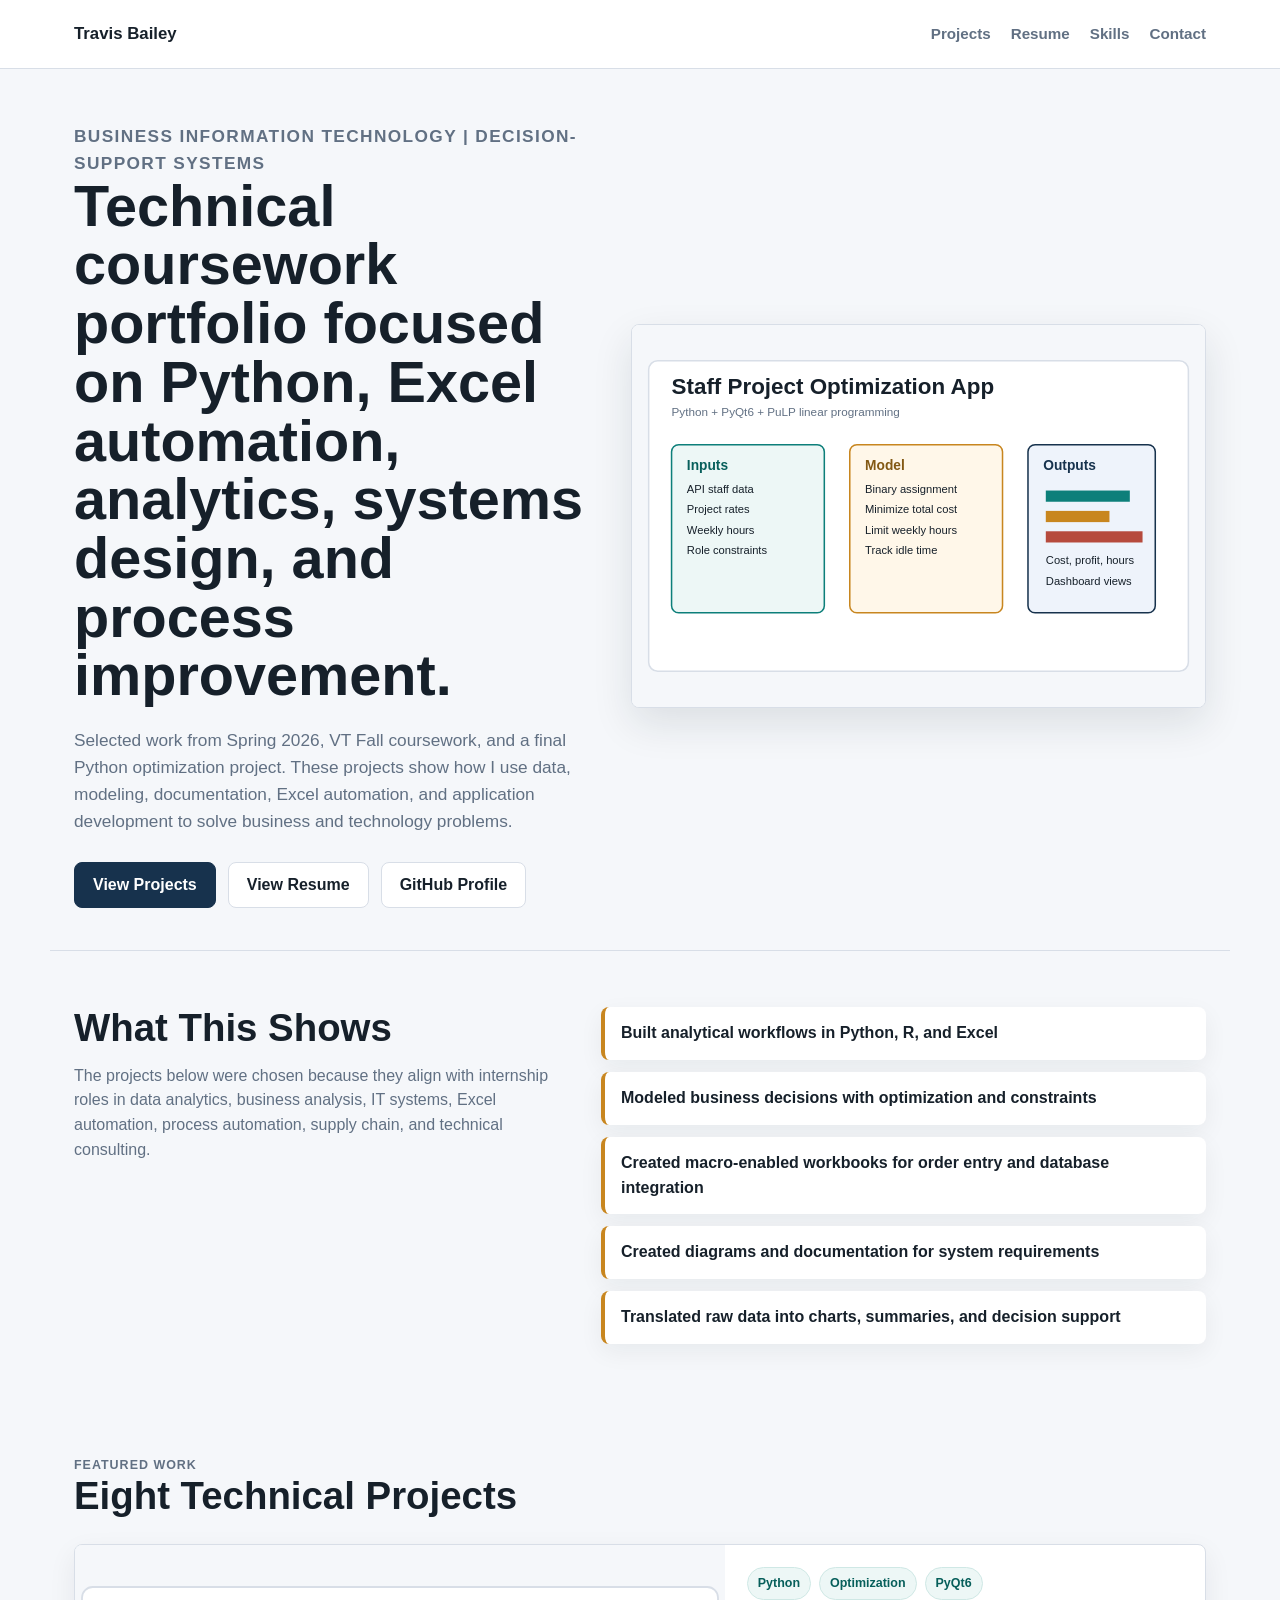
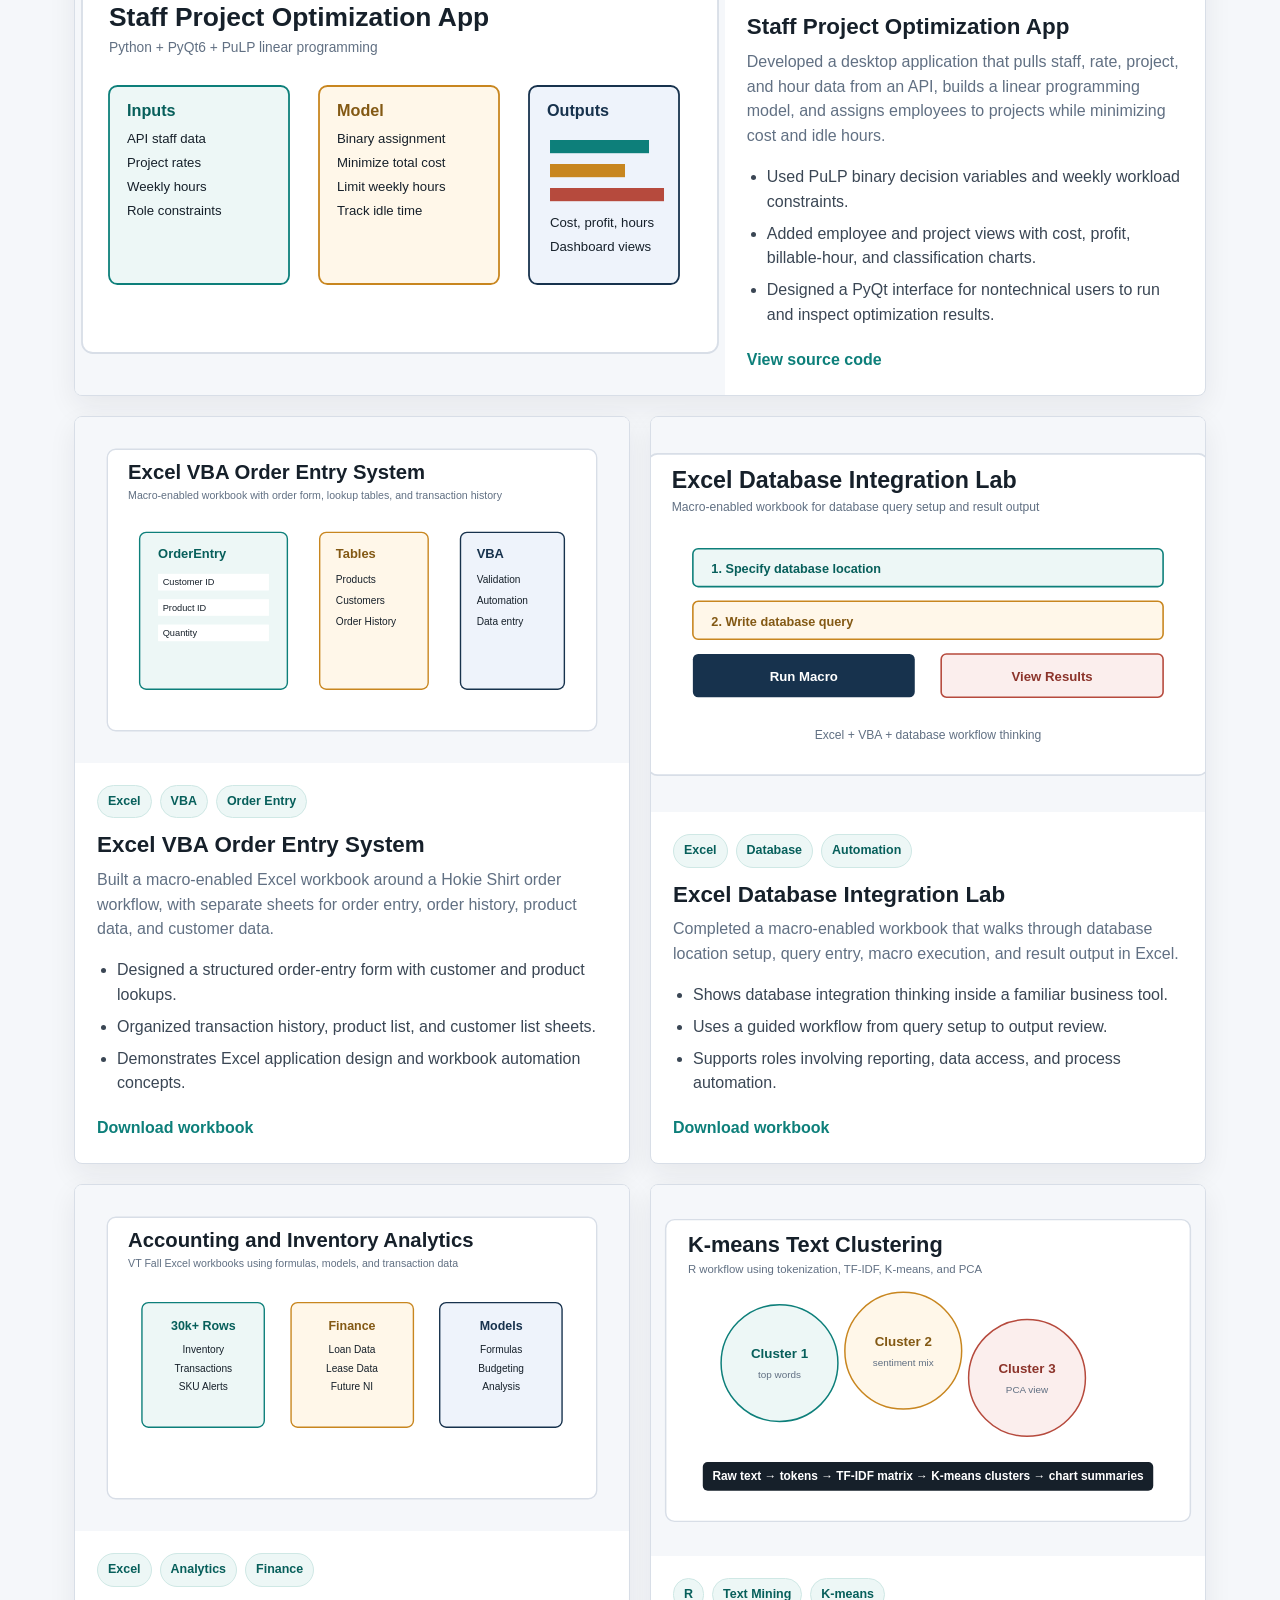
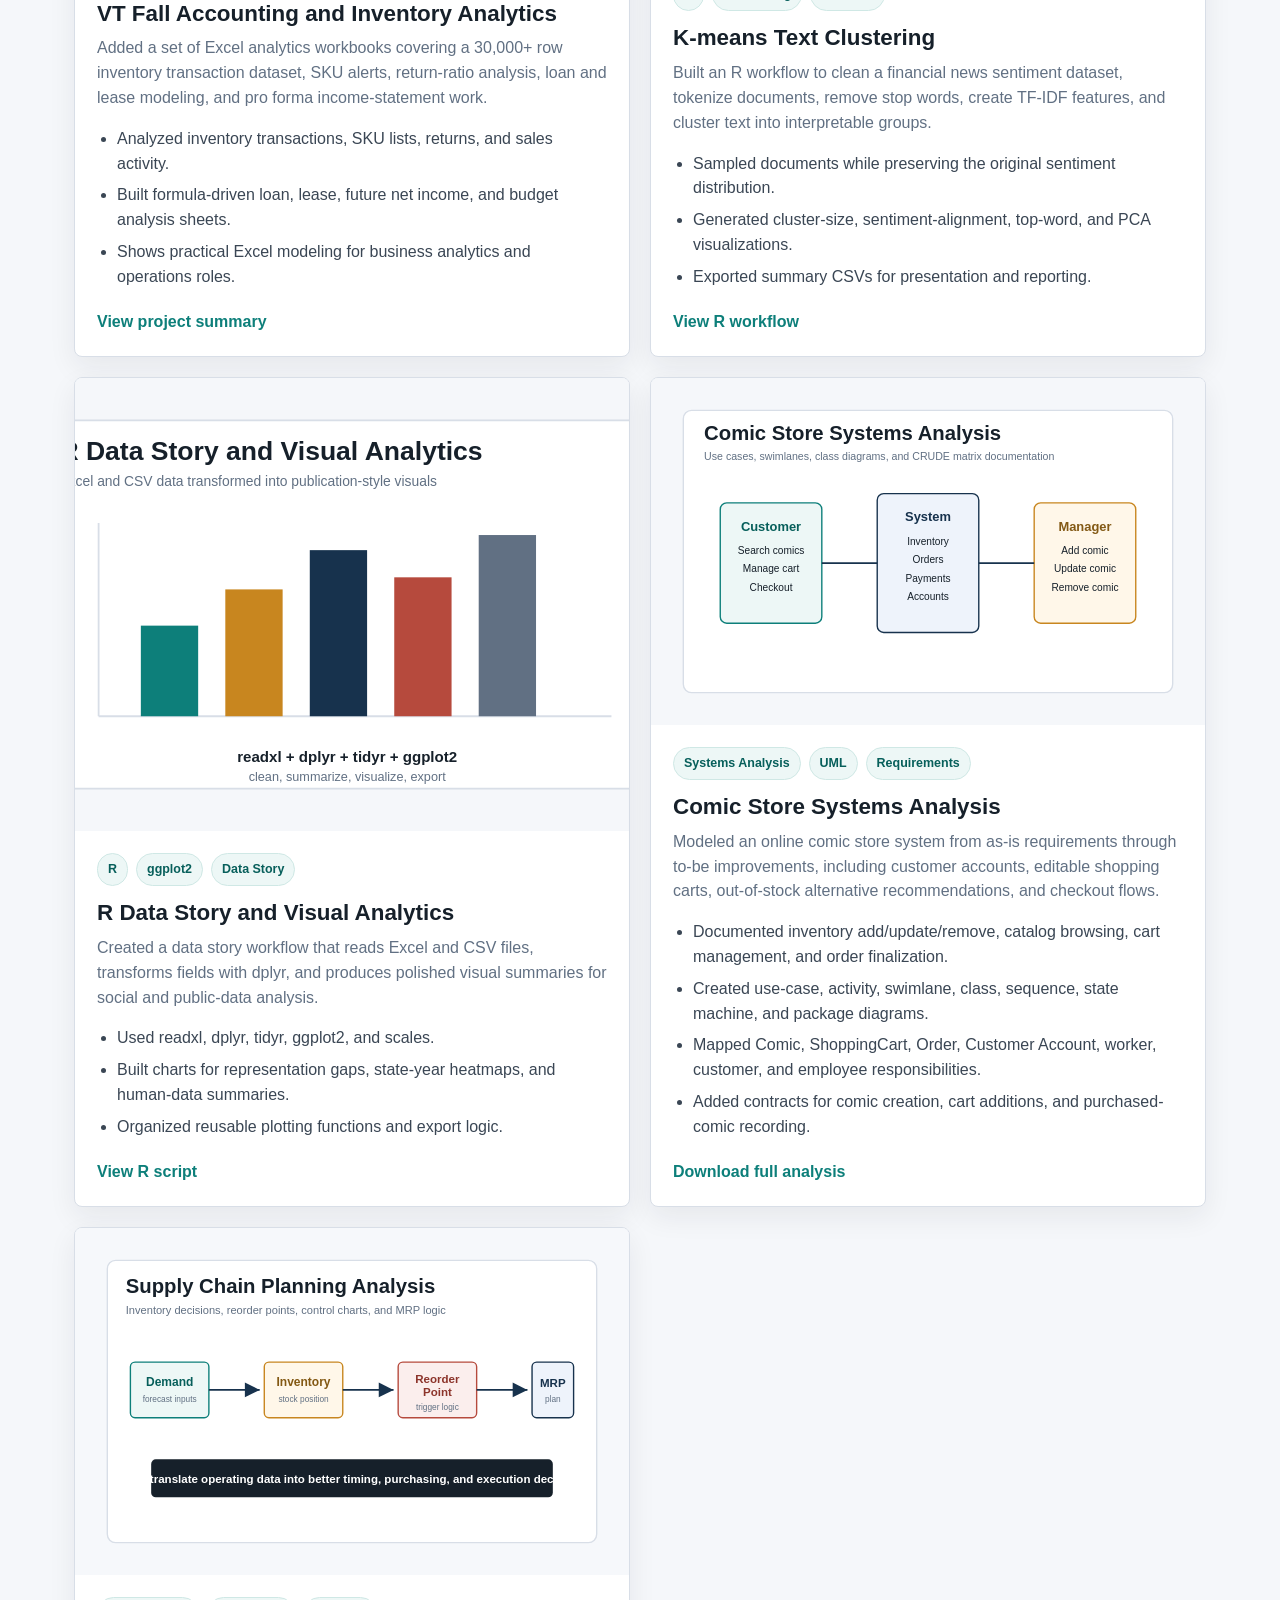
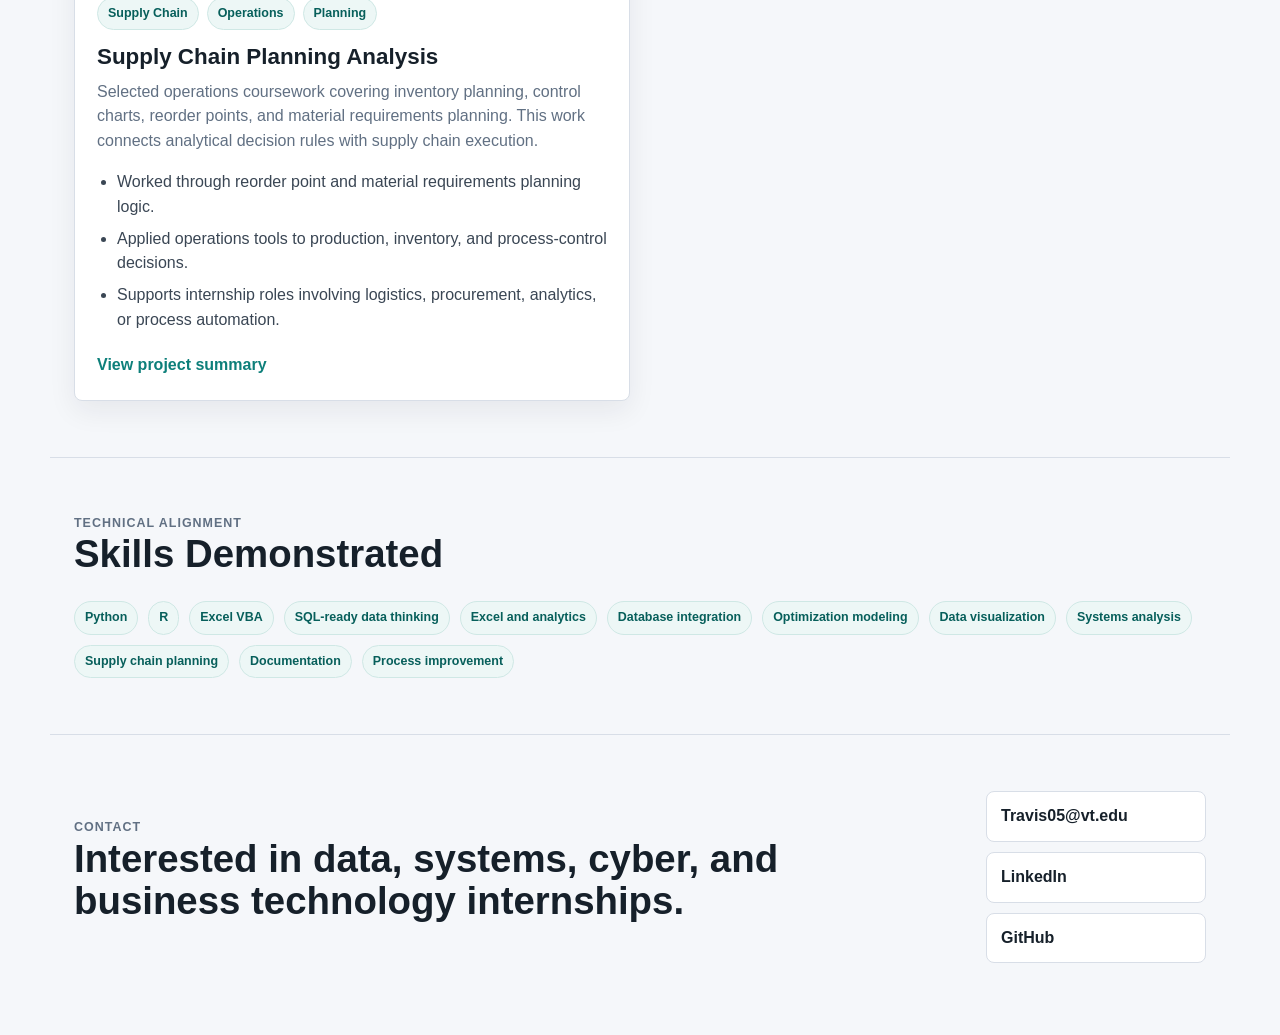
<file: index.html>
<!doctype html>
<html lang="en">
  <head>
    <meta charset="utf-8">
    <meta name="viewport" content="width=device-width, initial-scale=1">
    <title>Travis Bailey | Technical Project Portfolio</title>
    <meta
      name="description"
      content="Technical portfolio for Travis Bailey, featuring analytics, optimization, systems analysis, and supply chain coursework."
    >
    <link rel="stylesheet" href="styles.css">
  </head>
  <body>
    <header class="site-header">
      <nav class="nav" aria-label="Primary">
        <a class="brand" href="#top">Travis Bailey</a>
        <div class="nav-links">
          <a href="#projects">Projects</a>
          <a href="resume.html">Resume</a>
          <a href="#skills">Skills</a>
          <a href="#contact">Contact</a>
        </div>
      </nav>
    </header>

    <main id="top">
      <section class="hero">
        <div class="hero-copy">
          <p class="eyebrow">Business Information Technology | Decision-Support Systems</p>
          <h1>Technical coursework portfolio focused on Python, Excel automation, analytics, systems design, and process improvement.</h1>
          <p>
            Selected work from Spring 2026, VT Fall coursework, and a final Python optimization project. These projects
            show how I use data, modeling, documentation, Excel automation, and application development to solve business
            and technology problems.
          </p>
          <div class="hero-actions">
            <a class="button primary" href="#projects">View Projects</a>
            <a class="button secondary" href="resume.html">View Resume</a>
            <a class="button secondary" href="https://github.com/tavisbailey3454">GitHub Profile</a>
          </div>
        </div>
        <figure class="hero-visual">
          <img src="assets/images/staff-project-optimization.svg" alt="Illustrated dashboard for a Python staffing optimization app">
        </figure>
      </section>

      <section class="section intro" aria-labelledby="portfolio-summary">
        <div>
          <h2 id="portfolio-summary">What This Shows</h2>
          <p>
            The projects below were chosen because they align with internship roles in data analytics, business analysis,
            IT systems, Excel automation, process automation, supply chain, and technical consulting.
          </p>
        </div>
        <ul class="proof-points">
          <li>Built analytical workflows in Python, R, and Excel</li>
          <li>Modeled business decisions with optimization and constraints</li>
          <li>Created macro-enabled workbooks for order entry and database integration</li>
          <li>Created diagrams and documentation for system requirements</li>
          <li>Translated raw data into charts, summaries, and decision support</li>
        </ul>
      </section>

      <section class="section" id="projects" aria-labelledby="project-heading">
        <div class="section-heading">
          <p class="eyebrow">Featured Work</p>
          <h2 id="project-heading">Eight Technical Projects</h2>
        </div>

        <div class="project-grid">
          <article class="project-card featured">
            <img src="assets/images/staff-project-optimization.svg" alt="Python app dashboard illustration for staffing optimization">
            <div class="project-body">
              <div class="project-meta">
                <span>Python</span>
                <span>Optimization</span>
                <span>PyQt6</span>
              </div>
              <h3>Staff Project Optimization App</h3>
              <p>
                Developed a desktop application that pulls staff, rate, project, and hour data from an API, builds a
                linear programming model, and assigns employees to projects while minimizing cost and idle hours.
              </p>
              <ul>
                <li>Used PuLP binary decision variables and weekly workload constraints.</li>
                <li>Added employee and project views with cost, profit, billable-hour, and classification charts.</li>
                <li>Designed a PyQt interface for nontechnical users to run and inspect optimization results.</li>
              </ul>
              <a href="projects/staff-project-optimization/staff_project_optimization.py">View source code</a>
            </div>
          </article>

          <article class="project-card">
            <img src="assets/images/excel-vba-order-entry.svg" alt="Excel VBA order entry workbook visualization">
            <div class="project-body">
              <div class="project-meta">
                <span>Excel</span>
                <span>VBA</span>
                <span>Order Entry</span>
              </div>
              <h3>Excel VBA Order Entry System</h3>
              <p>
                Built a macro-enabled Excel workbook around a Hokie Shirt order workflow, with separate sheets for order
                entry, order history, product data, and customer data.
              </p>
              <ul>
                <li>Designed a structured order-entry form with customer and product lookups.</li>
                <li>Organized transaction history, product list, and customer list sheets.</li>
                <li>Demonstrates Excel application design and workbook automation concepts.</li>
              </ul>
              <a href="projects/excel-vba-order-entry/lab-9-order-entry.xlsm">Download workbook</a>
            </div>
          </article>

          <article class="project-card">
            <img src="assets/images/excel-database-integration.svg" alt="Excel database integration workflow visualization">
            <div class="project-body">
              <div class="project-meta">
                <span>Excel</span>
                <span>Database</span>
                <span>Automation</span>
              </div>
              <h3>Excel Database Integration Lab</h3>
              <p>
                Completed a macro-enabled workbook that walks through database location setup, query entry, macro
                execution, and result output in Excel.
              </p>
              <ul>
                <li>Shows database integration thinking inside a familiar business tool.</li>
                <li>Uses a guided workflow from query setup to output review.</li>
                <li>Supports roles involving reporting, data access, and process automation.</li>
              </ul>
              <a href="projects/excel-database-integration/lab-11-database-integration.xlsm">Download workbook</a>
            </div>
          </article>

          <article class="project-card">
            <img src="assets/images/accounting-analytics.svg" alt="Accounting and inventory analytics workbook collection visualization">
            <div class="project-body">
              <div class="project-meta">
                <span>Excel</span>
                <span>Analytics</span>
                <span>Finance</span>
              </div>
              <h3>VT Fall Accounting and Inventory Analytics</h3>
              <p>
                Added a set of Excel analytics workbooks covering a 30,000+ row inventory transaction dataset, SKU alerts,
                return-ratio analysis, loan and lease modeling, and pro forma income-statement work.
              </p>
              <ul>
                <li>Analyzed inventory transactions, SKU lists, returns, and sales activity.</li>
                <li>Built formula-driven loan, lease, future net income, and budget analysis sheets.</li>
                <li>Shows practical Excel modeling for business analytics and operations roles.</li>
              </ul>
              <a href="projects/vt-fall-accounting-analytics/README.md">View project summary</a>
            </div>
          </article>

          <article class="project-card">
            <img src="assets/images/kmeans-text-clustering.svg" alt="K-means text clustering visualization">
            <div class="project-body">
              <div class="project-meta">
                <span>R</span>
                <span>Text Mining</span>
                <span>K-means</span>
              </div>
              <h3>K-means Text Clustering</h3>
              <p>
                Built an R workflow to clean a financial news sentiment dataset, tokenize documents, remove stop words,
                create TF-IDF features, and cluster text into interpretable groups.
              </p>
              <ul>
                <li>Sampled documents while preserving the original sentiment distribution.</li>
                <li>Generated cluster-size, sentiment-alignment, top-word, and PCA visualizations.</li>
                <li>Exported summary CSVs for presentation and reporting.</li>
              </ul>
              <a href="projects/kmeans-text-clustering/kmeans_text_clustering.R">View R workflow</a>
            </div>
          </article>

          <article class="project-card">
            <img src="assets/images/r-data-story.svg" alt="R data story visualization">
            <div class="project-body">
              <div class="project-meta">
                <span>R</span>
                <span>ggplot2</span>
                <span>Data Story</span>
              </div>
              <h3>R Data Story and Visual Analytics</h3>
              <p>
                Created a data story workflow that reads Excel and CSV files, transforms fields with dplyr, and produces
                polished visual summaries for social and public-data analysis.
              </p>
              <ul>
                <li>Used readxl, dplyr, tidyr, ggplot2, and scales.</li>
                <li>Built charts for representation gaps, state-year heatmaps, and human-data summaries.</li>
                <li>Organized reusable plotting functions and export logic.</li>
              </ul>
              <a href="projects/data-story-r-analytics/cool_data_story.R">View R script</a>
            </div>
          </article>

          <article class="project-card">
            <img src="assets/images/comic-store-systems-analysis.svg" alt="Systems analysis diagram for comic store project">
            <div class="project-body">
              <div class="project-meta">
                <span>Systems Analysis</span>
                <span>UML</span>
                <span>Requirements</span>
              </div>
              <h3>Comic Store Systems Analysis</h3>
              <p>
                Modeled an online comic store system from as-is requirements through to-be improvements, including
                customer accounts, editable shopping carts, out-of-stock alternative recommendations, and checkout flows.
              </p>
              <ul>
                <li>Documented inventory add/update/remove, catalog browsing, cart management, and order finalization.</li>
                <li>Created use-case, activity, swimlane, class, sequence, state machine, and package diagrams.</li>
                <li>Mapped Comic, ShoppingCart, Order, Customer Account, worker, customer, and employee responsibilities.</li>
                <li>Added contracts for comic creation, cart additions, and purchased-comic recording.</li>
              </ul>
              <a href="projects/comic-store-systems-analysis/ComicStore-systems-analysis.docx">Download full analysis</a>
            </div>
          </article>

          <article class="project-card">
            <img src="assets/images/supply-chain-planning.svg" alt="Supply chain planning flow from demand to reorder and material requirements">
            <div class="project-body">
              <div class="project-meta">
                <span>Supply Chain</span>
                <span>Operations</span>
                <span>Planning</span>
              </div>
              <h3>Supply Chain Planning Analysis</h3>
              <p>
                Selected operations coursework covering inventory planning, control charts, reorder points, and material
                requirements planning. This work connects analytical decision rules with supply chain execution.
              </p>
              <ul>
                <li>Worked through reorder point and material requirements planning logic.</li>
                <li>Applied operations tools to production, inventory, and process-control decisions.</li>
                <li>Supports internship roles involving logistics, procurement, analytics, or process automation.</li>
              </ul>
              <a href="projects/supply-chain-planning/README.md">View project summary</a>
            </div>
          </article>
        </div>
      </section>

      <section class="section skills" id="skills" aria-labelledby="skills-heading">
        <div class="section-heading">
          <p class="eyebrow">Technical Alignment</p>
          <h2 id="skills-heading">Skills Demonstrated</h2>
        </div>
        <div class="skill-list">
          <span>Python</span>
          <span>R</span>
          <span>Excel VBA</span>
          <span>SQL-ready data thinking</span>
          <span>Excel and analytics</span>
          <span>Database integration</span>
          <span>Optimization modeling</span>
          <span>Data visualization</span>
          <span>Systems analysis</span>
          <span>Supply chain planning</span>
          <span>Documentation</span>
          <span>Process improvement</span>
        </div>
      </section>

      <section class="section contact" id="contact" aria-labelledby="contact-heading">
        <div>
          <p class="eyebrow">Contact</p>
          <h2 id="contact-heading">Interested in data, systems, cyber, and business technology internships.</h2>
        </div>
        <div class="contact-links">
          <a href="mailto:Travis05@vt.edu">Travis05@vt.edu</a>
          <a href="https://www.linkedin.com/in/travis-bailey-3360512ba">LinkedIn</a>
          <a href="https://github.com/tavisbailey3454">GitHub</a>
        </div>
      </section>
    </main>
  </body>
</html>
</file>
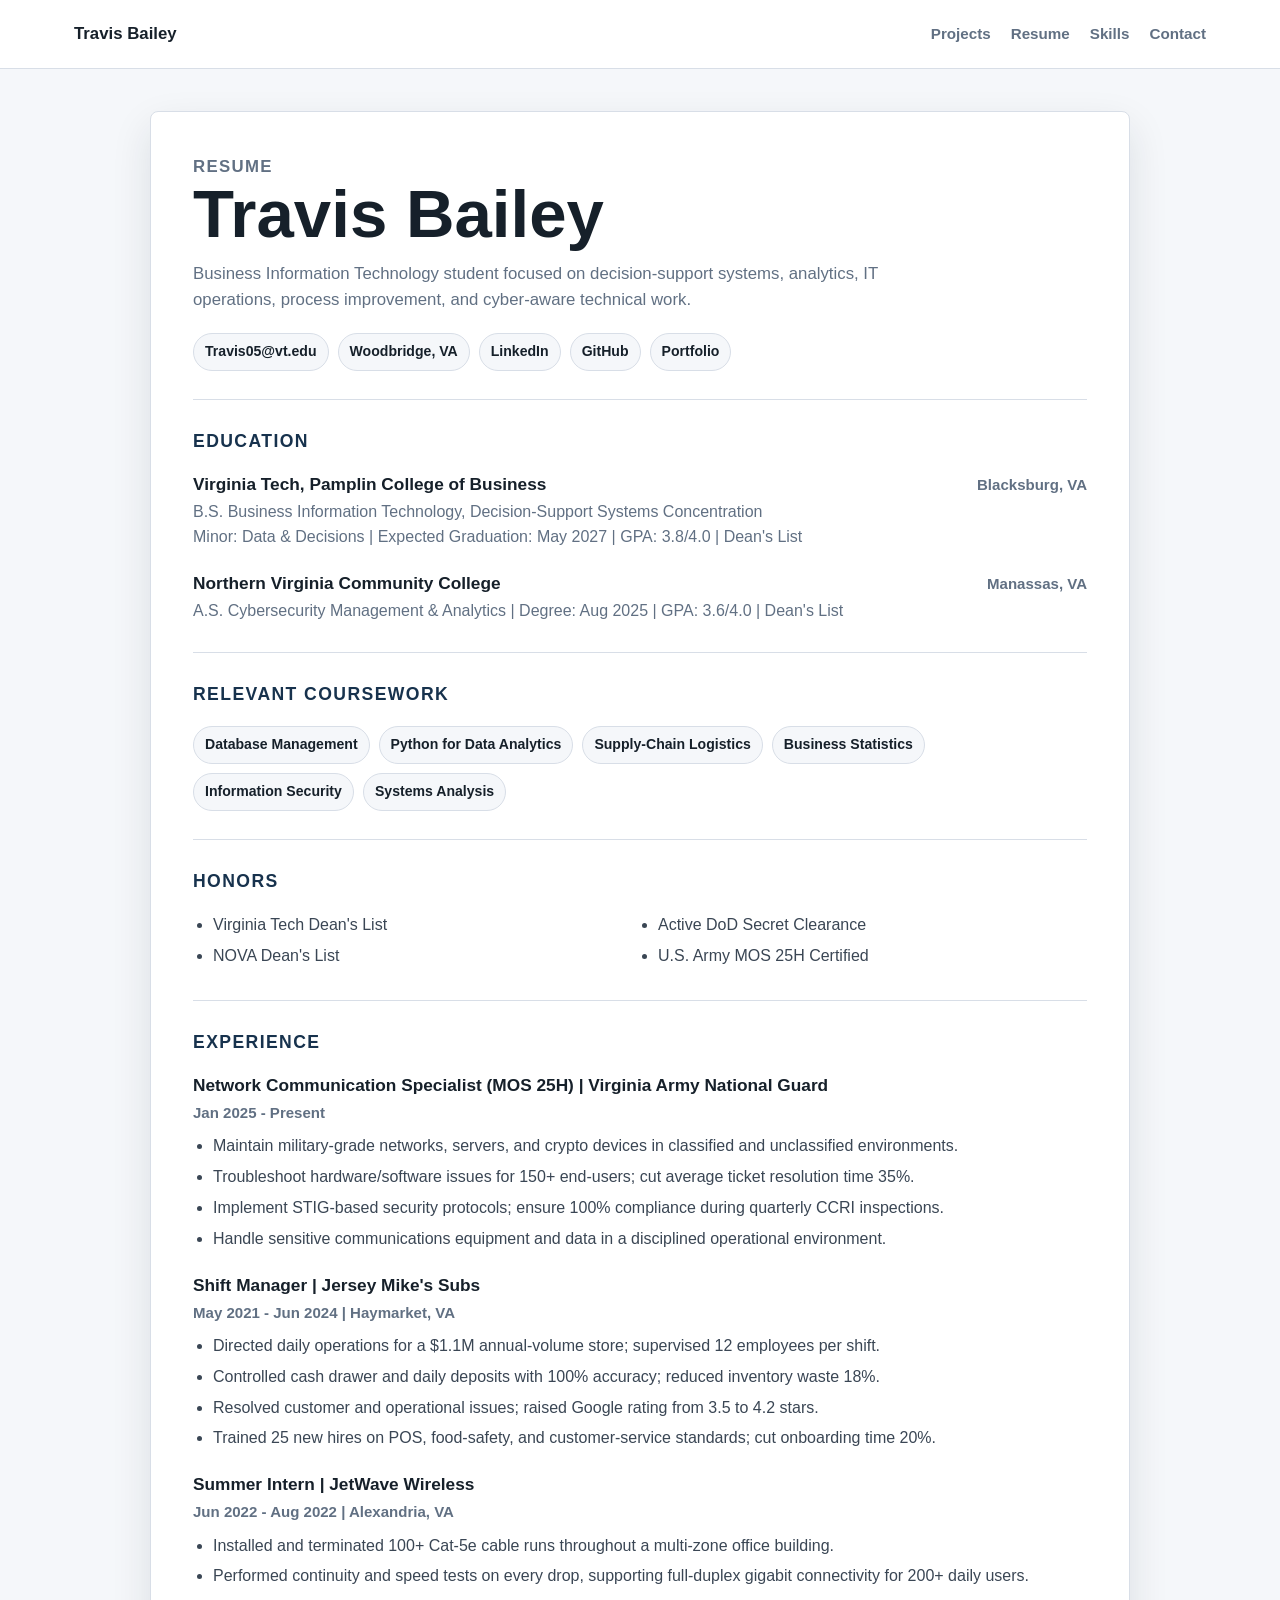
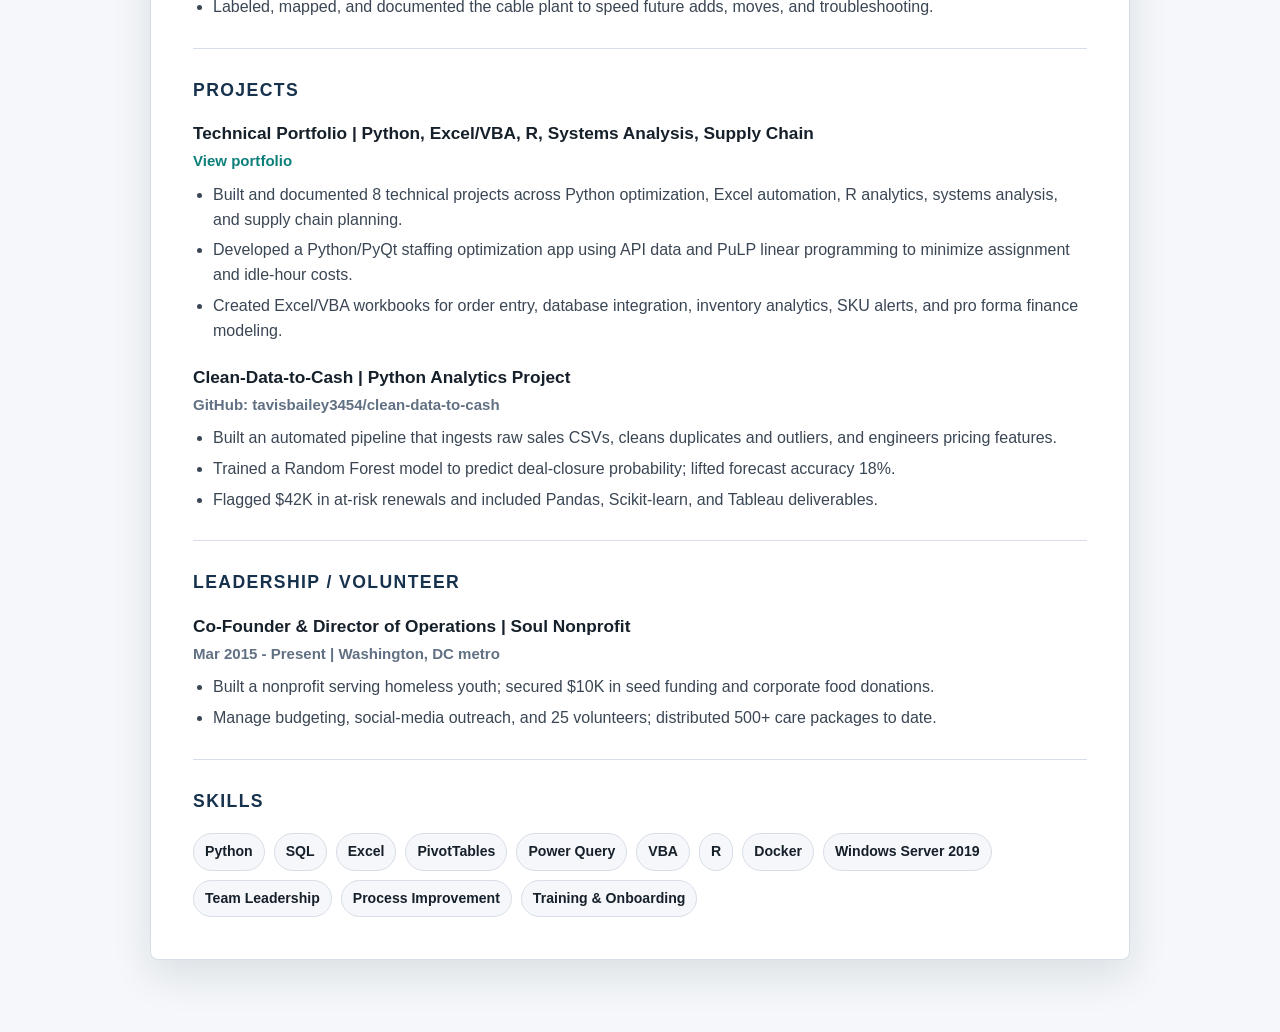
<file: resume.html>
<!doctype html>
<html lang="en">
  <head>
    <meta charset="utf-8">
    <meta name="viewport" content="width=device-width, initial-scale=1">
    <title>Travis Bailey | Resume</title>
    <meta
      name="description"
      content="Resume for Travis Bailey, Business Information Technology student at Virginia Tech."
    >
    <link rel="stylesheet" href="styles.css">
  </head>
  <body>
    <header class="site-header">
      <nav class="nav" aria-label="Primary">
        <a class="brand" href="index.html">Travis Bailey</a>
        <div class="nav-links">
          <a href="index.html#projects">Projects</a>
          <a href="resume.html" aria-current="page">Resume</a>
          <a href="index.html#skills">Skills</a>
          <a href="index.html#contact">Contact</a>
        </div>
      </nav>
    </header>

    <main>
      <section class="resume-shell">
        <div class="resume-header">
          <p class="eyebrow">Resume</p>
          <h1>Travis Bailey</h1>
          <p>
            Business Information Technology student focused on decision-support systems, analytics, IT operations,
            process improvement, and cyber-aware technical work.
          </p>
          <div class="resume-contact">
            <a href="mailto:Travis05@vt.edu">Travis05@vt.edu</a>
            <span>Woodbridge, VA</span>
            <a href="https://www.linkedin.com/in/travis-bailey-3360512ba">LinkedIn</a>
            <a href="https://github.com/tavisbailey3454">GitHub</a>
            <a href="index.html">Portfolio</a>
          </div>
        </div>

        <section class="resume-section" aria-labelledby="education-heading">
          <h2 id="education-heading">Education</h2>
          <div class="resume-item">
            <div>
              <h3>Virginia Tech, Pamplin College of Business</h3>
              <p>B.S. Business Information Technology, Decision-Support Systems Concentration</p>
              <p>Minor: Data & Decisions | Expected Graduation: May 2027 | GPA: 3.8/4.0 | Dean's List</p>
            </div>
            <span>Blacksburg, VA</span>
          </div>
          <div class="resume-item">
            <div>
              <h3>Northern Virginia Community College</h3>
              <p>A.S. Cybersecurity Management & Analytics | Degree: Aug 2025 | GPA: 3.6/4.0 | Dean's List</p>
            </div>
            <span>Manassas, VA</span>
          </div>
        </section>

        <section class="resume-section" aria-labelledby="coursework-heading">
          <h2 id="coursework-heading">Relevant Coursework</h2>
          <div class="resume-tags">
            <span>Database Management</span>
            <span>Python for Data Analytics</span>
            <span>Supply-Chain Logistics</span>
            <span>Business Statistics</span>
            <span>Information Security</span>
            <span>Systems Analysis</span>
          </div>
        </section>

        <section class="resume-section" aria-labelledby="honors-heading">
          <h2 id="honors-heading">Honors</h2>
          <ul class="resume-list compact">
            <li>Virginia Tech Dean's List</li>
            <li>NOVA Dean's List</li>
            <li>Active DoD Secret Clearance</li>
            <li>U.S. Army MOS 25H Certified</li>
          </ul>
        </section>

        <section class="resume-section" aria-labelledby="experience-heading">
          <h2 id="experience-heading">Experience</h2>
          <div class="resume-item">
            <div>
              <h3>Network Communication Specialist (MOS 25H) | Virginia Army National Guard</h3>
              <p class="resume-date">Jan 2025 - Present</p>
              <ul class="resume-list">
                <li>Maintain military-grade networks, servers, and crypto devices in classified and unclassified environments.</li>
                <li>Troubleshoot hardware/software issues for 150+ end-users; cut average ticket resolution time 35%.</li>
                <li>Implement STIG-based security protocols; ensure 100% compliance during quarterly CCRI inspections.</li>
                <li>Handle sensitive communications equipment and data in a disciplined operational environment.</li>
              </ul>
            </div>
          </div>

          <div class="resume-item">
            <div>
              <h3>Shift Manager | Jersey Mike's Subs</h3>
              <p class="resume-date">May 2021 - Jun 2024 | Haymarket, VA</p>
              <ul class="resume-list">
                <li>Directed daily operations for a $1.1M annual-volume store; supervised 12 employees per shift.</li>
                <li>Controlled cash drawer and daily deposits with 100% accuracy; reduced inventory waste 18%.</li>
                <li>Resolved customer and operational issues; raised Google rating from 3.5 to 4.2 stars.</li>
                <li>Trained 25 new hires on POS, food-safety, and customer-service standards; cut onboarding time 20%.</li>
              </ul>
            </div>
          </div>

          <div class="resume-item">
            <div>
              <h3>Summer Intern | JetWave Wireless</h3>
              <p class="resume-date">Jun 2022 - Aug 2022 | Alexandria, VA</p>
              <ul class="resume-list">
                <li>Installed and terminated 100+ Cat-5e cable runs throughout a multi-zone office building.</li>
                <li>Performed continuity and speed tests on every drop, supporting full-duplex gigabit connectivity for 200+ daily users.</li>
                <li>Labeled, mapped, and documented the cable plant to speed future adds, moves, and troubleshooting.</li>
              </ul>
            </div>
          </div>
        </section>

        <section class="resume-section" aria-labelledby="projects-heading">
          <h2 id="projects-heading">Projects</h2>
          <div class="resume-item">
            <div>
              <h3>Technical Portfolio | Python, Excel/VBA, R, Systems Analysis, Supply Chain</h3>
              <p class="resume-date"><a href="index.html">View portfolio</a></p>
              <ul class="resume-list">
                <li>Built and documented 8 technical projects across Python optimization, Excel automation, R analytics, systems analysis, and supply chain planning.</li>
                <li>Developed a Python/PyQt staffing optimization app using API data and PuLP linear programming to minimize assignment and idle-hour costs.</li>
                <li>Created Excel/VBA workbooks for order entry, database integration, inventory analytics, SKU alerts, and pro forma finance modeling.</li>
              </ul>
            </div>
          </div>
          <div class="resume-item">
            <div>
              <h3>Clean-Data-to-Cash | Python Analytics Project</h3>
              <p class="resume-date">GitHub: tavisbailey3454/clean-data-to-cash</p>
              <ul class="resume-list">
                <li>Built an automated pipeline that ingests raw sales CSVs, cleans duplicates and outliers, and engineers pricing features.</li>
                <li>Trained a Random Forest model to predict deal-closure probability; lifted forecast accuracy 18%.</li>
                <li>Flagged $42K in at-risk renewals and included Pandas, Scikit-learn, and Tableau deliverables.</li>
              </ul>
            </div>
          </div>
        </section>

        <section class="resume-section" aria-labelledby="leadership-heading">
          <h2 id="leadership-heading">Leadership / Volunteer</h2>
          <div class="resume-item">
            <div>
              <h3>Co-Founder & Director of Operations | Soul Nonprofit</h3>
              <p class="resume-date">Mar 2015 - Present | Washington, DC metro</p>
              <ul class="resume-list">
                <li>Built a nonprofit serving homeless youth; secured $10K in seed funding and corporate food donations.</li>
                <li>Manage budgeting, social-media outreach, and 25 volunteers; distributed 500+ care packages to date.</li>
              </ul>
            </div>
          </div>
        </section>

        <section class="resume-section" aria-labelledby="skills-heading">
          <h2 id="skills-heading">Skills</h2>
          <div class="resume-tags">
            <span>Python</span>
            <span>SQL</span>
            <span>Excel</span>
            <span>PivotTables</span>
            <span>Power Query</span>
            <span>VBA</span>
            <span>R</span>
            <span>Docker</span>
            <span>Windows Server 2019</span>
            <span>Team Leadership</span>
            <span>Process Improvement</span>
            <span>Training & Onboarding</span>
          </div>
        </section>
      </section>
    </main>
  </body>
</html>
</file>
<file: styles.css>
:root {
  color-scheme: light;
  --ink: #16202a;
  --muted: #617083;
  --line: #d8dee7;
  --panel: #ffffff;
  --soft: #f5f7fa;
  --navy: #17324d;
  --teal: #0d7f7a;
  --gold: #c8861f;
  --red: #b64a3d;
  --shadow: 0 16px 40px rgba(22, 32, 42, 0.11);
}

* {
  box-sizing: border-box;
}

html {
  scroll-behavior: smooth;
}

body {
  margin: 0;
  background: var(--soft);
  color: var(--ink);
  font-family: Arial, Helvetica, sans-serif;
  line-height: 1.55;
}

a {
  color: var(--teal);
  text-decoration: none;
}

a:hover {
  text-decoration: underline;
}

img {
  display: block;
  max-width: 100%;
}

.site-header {
  position: sticky;
  top: 0;
  z-index: 10;
  background: rgba(255, 255, 255, 0.94);
  border-bottom: 1px solid var(--line);
  backdrop-filter: blur(14px);
}

.nav {
  align-items: center;
  display: flex;
  justify-content: space-between;
  margin: 0 auto;
  max-width: 1180px;
  min-height: 68px;
  padding: 0 24px;
}

.brand {
  color: var(--ink);
  font-size: 1.05rem;
  font-weight: 800;
}

.nav-links {
  display: flex;
  gap: 20px;
}

.nav-links a {
  color: var(--muted);
  font-size: 0.95rem;
  font-weight: 700;
}

.hero {
  align-items: center;
  display: grid;
  gap: 36px;
  grid-template-columns: minmax(0, 0.95fr) minmax(420px, 1.05fr);
  margin: 0 auto;
  max-width: 1180px;
  min-height: calc(100vh - 68px);
  padding: 54px 24px 42px;
}

.hero-copy h1 {
  font-size: clamp(2.1rem, 4.5vw, 4.65rem);
  line-height: 1.02;
  margin: 0 0 22px;
}

.hero-copy p {
  color: var(--muted);
  font-size: 1.08rem;
  margin: 0;
  max-width: 680px;
}

.eyebrow {
  color: var(--teal);
  font-size: 0.78rem;
  font-weight: 800;
  letter-spacing: 0.08em;
  margin: 0 0 12px;
  text-transform: uppercase;
}

.hero-actions {
  display: flex;
  flex-wrap: wrap;
  gap: 12px;
  margin-top: 28px;
}

.button {
  align-items: center;
  border: 1px solid var(--line);
  border-radius: 8px;
  display: inline-flex;
  font-weight: 800;
  min-height: 46px;
  padding: 0 18px;
}

.button.primary {
  background: var(--navy);
  border-color: var(--navy);
  color: #ffffff;
}

.button.secondary {
  background: #ffffff;
  color: var(--ink);
}

.hero-visual {
  background: #ffffff;
  border: 1px solid var(--line);
  border-radius: 8px;
  box-shadow: var(--shadow);
  margin: 0;
  overflow: hidden;
}

.hero-visual img {
  aspect-ratio: 3 / 2;
  height: 100%;
  object-fit: cover;
  width: 100%;
}

.section {
  margin: 0 auto;
  max-width: 1180px;
  padding: 56px 24px;
}

.intro {
  align-items: start;
  border-top: 1px solid var(--line);
  display: grid;
  gap: 32px;
  grid-template-columns: minmax(0, 0.9fr) minmax(320px, 1.1fr);
}

.section h2 {
  font-size: clamp(1.6rem, 3vw, 2.45rem);
  line-height: 1.1;
  margin: 0 0 14px;
}

.section p {
  color: var(--muted);
  margin: 0;
}

.proof-points {
  display: grid;
  gap: 12px;
  list-style: none;
  margin: 0;
  padding: 0;
}

.proof-points li {
  background: #ffffff;
  border-left: 4px solid var(--gold);
  border-radius: 8px;
  box-shadow: 0 8px 24px rgba(22, 32, 42, 0.06);
  font-weight: 700;
  padding: 14px 16px;
}

.section-heading {
  margin-bottom: 26px;
}

.project-grid {
  display: grid;
  gap: 20px;
  grid-template-columns: repeat(2, minmax(0, 1fr));
}

.project-card {
  background: var(--panel);
  border: 1px solid var(--line);
  border-radius: 8px;
  box-shadow: 0 10px 28px rgba(22, 32, 42, 0.07);
  display: flex;
  flex-direction: column;
  overflow: hidden;
}

.project-card.featured {
  grid-column: 1 / -1;
  display: grid;
  grid-template-columns: minmax(0, 1.15fr) minmax(380px, 0.85fr);
}

.project-card img {
  aspect-ratio: 16 / 10;
  background: #eef2f5;
  height: 100%;
  object-fit: cover;
  width: 100%;
}

.project-card.featured img {
  aspect-ratio: auto;
}

.project-body {
  display: flex;
  flex: 1;
  flex-direction: column;
  padding: 22px;
}

.project-meta {
  display: flex;
  flex-wrap: wrap;
  gap: 8px;
  margin-bottom: 14px;
}

.project-meta span,
.skill-list span {
  background: #edf7f6;
  border: 1px solid #cfe8e5;
  border-radius: 999px;
  color: #075f5b;
  font-size: 0.78rem;
  font-weight: 800;
  padding: 6px 10px;
}

.project-card h3 {
  font-size: 1.4rem;
  line-height: 1.15;
  margin: 0 0 10px;
}

.project-card p {
  color: var(--muted);
  margin: 0 0 16px;
}

.project-card ul {
  color: #3a4654;
  margin: 0 0 20px;
  padding-left: 20px;
}

.project-card li + li {
  margin-top: 7px;
}

.project-card a {
  font-weight: 800;
  margin-top: auto;
}

.skills {
  border-top: 1px solid var(--line);
}

.skill-list {
  display: flex;
  flex-wrap: wrap;
  gap: 10px;
}

.contact {
  align-items: center;
  border-top: 1px solid var(--line);
  display: flex;
  gap: 24px;
  justify-content: space-between;
  padding-bottom: 72px;
}

.contact h2 {
  max-width: 760px;
}

.contact-links {
  display: flex;
  flex-direction: column;
  gap: 10px;
  min-width: 220px;
}

.contact-links a {
  background: #ffffff;
  border: 1px solid var(--line);
  border-radius: 8px;
  color: var(--ink);
  font-weight: 800;
  padding: 12px 14px;
}

.resume-shell {
  background: #ffffff;
  border: 1px solid var(--line);
  border-radius: 8px;
  box-shadow: var(--shadow);
  margin: 42px auto 72px;
  max-width: 980px;
  padding: 42px;
}

.resume-header {
  border-bottom: 1px solid var(--line);
  padding-bottom: 28px;
}

.resume-header h1 {
  font-size: clamp(2.4rem, 6vw, 4.2rem);
  line-height: 1;
  margin: 0 0 14px;
}

.resume-header p {
  color: var(--muted);
  font-size: 1.05rem;
  margin: 0;
  max-width: 760px;
}

.resume-contact,
.resume-tags {
  display: flex;
  flex-wrap: wrap;
  gap: 9px;
}

.resume-contact {
  margin-top: 20px;
}

.resume-contact a,
.resume-contact span,
.resume-tags span {
  background: #f5f7fa;
  border: 1px solid var(--line);
  border-radius: 999px;
  color: var(--ink);
  font-size: 0.88rem;
  font-weight: 800;
  padding: 7px 11px;
}

.resume-section {
  border-bottom: 1px solid var(--line);
  padding: 28px 0;
}

.resume-section:last-child {
  border-bottom: 0;
  padding-bottom: 0;
}

.resume-section h2 {
  color: var(--navy);
  font-size: 1.1rem;
  letter-spacing: 0.08em;
  margin: 0 0 18px;
  text-transform: uppercase;
}

.resume-item {
  display: flex;
  gap: 20px;
  justify-content: space-between;
}

.resume-item + .resume-item {
  margin-top: 22px;
}

.resume-item h3 {
  font-size: 1.08rem;
  line-height: 1.28;
  margin: 0 0 5px;
}

.resume-item p {
  color: var(--muted);
  margin: 0;
}

.resume-item > span,
.resume-date {
  color: var(--muted);
  font-size: 0.94rem;
  font-weight: 700;
  white-space: nowrap;
}

.resume-list {
  color: #3a4654;
  margin: 10px 0 0;
  padding-left: 20px;
}

.resume-list li + li {
  margin-top: 6px;
}

.resume-list.compact {
  columns: 2;
  margin-top: 0;
}

@media (max-width: 900px) {
  .hero,
  .intro,
  .project-card.featured {
    grid-template-columns: 1fr;
  }

  .hero {
    min-height: auto;
  }

  .project-grid {
    grid-template-columns: 1fr;
  }

  .contact {
    align-items: flex-start;
    flex-direction: column;
  }

  .resume-item {
    flex-direction: column;
    gap: 6px;
  }

  .resume-item > span,
  .resume-date {
    white-space: normal;
  }
}

@media (max-width: 620px) {
  .nav {
    align-items: flex-start;
    flex-direction: column;
    gap: 10px;
    padding-bottom: 14px;
    padding-top: 14px;
  }

  .nav-links {
    gap: 14px;
  }

  .hero,
  .section {
    padding-left: 18px;
    padding-right: 18px;
  }

  .resume-shell {
    border-radius: 0;
    border-left: 0;
    border-right: 0;
    margin: 18px 0 0;
    padding: 28px 18px;
  }

  .resume-list.compact {
    columns: 1;
  }
}
</file>
